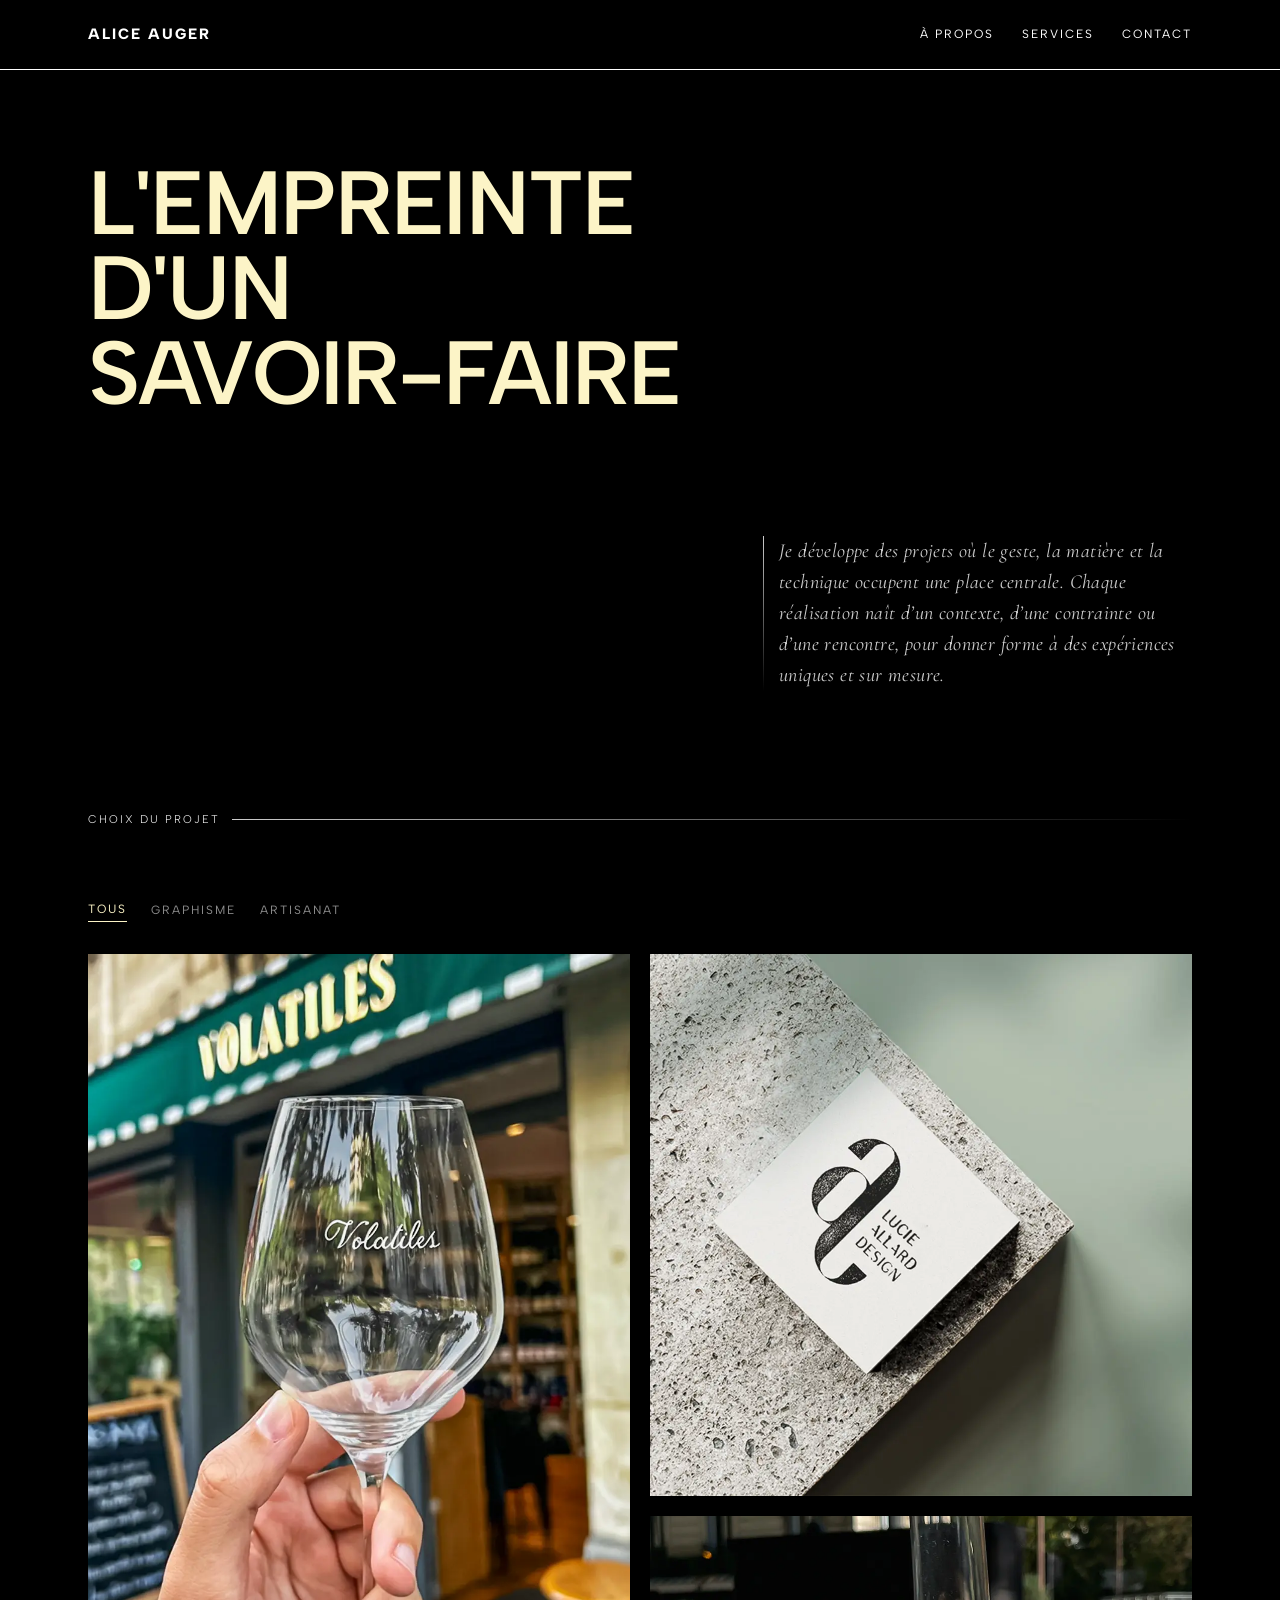
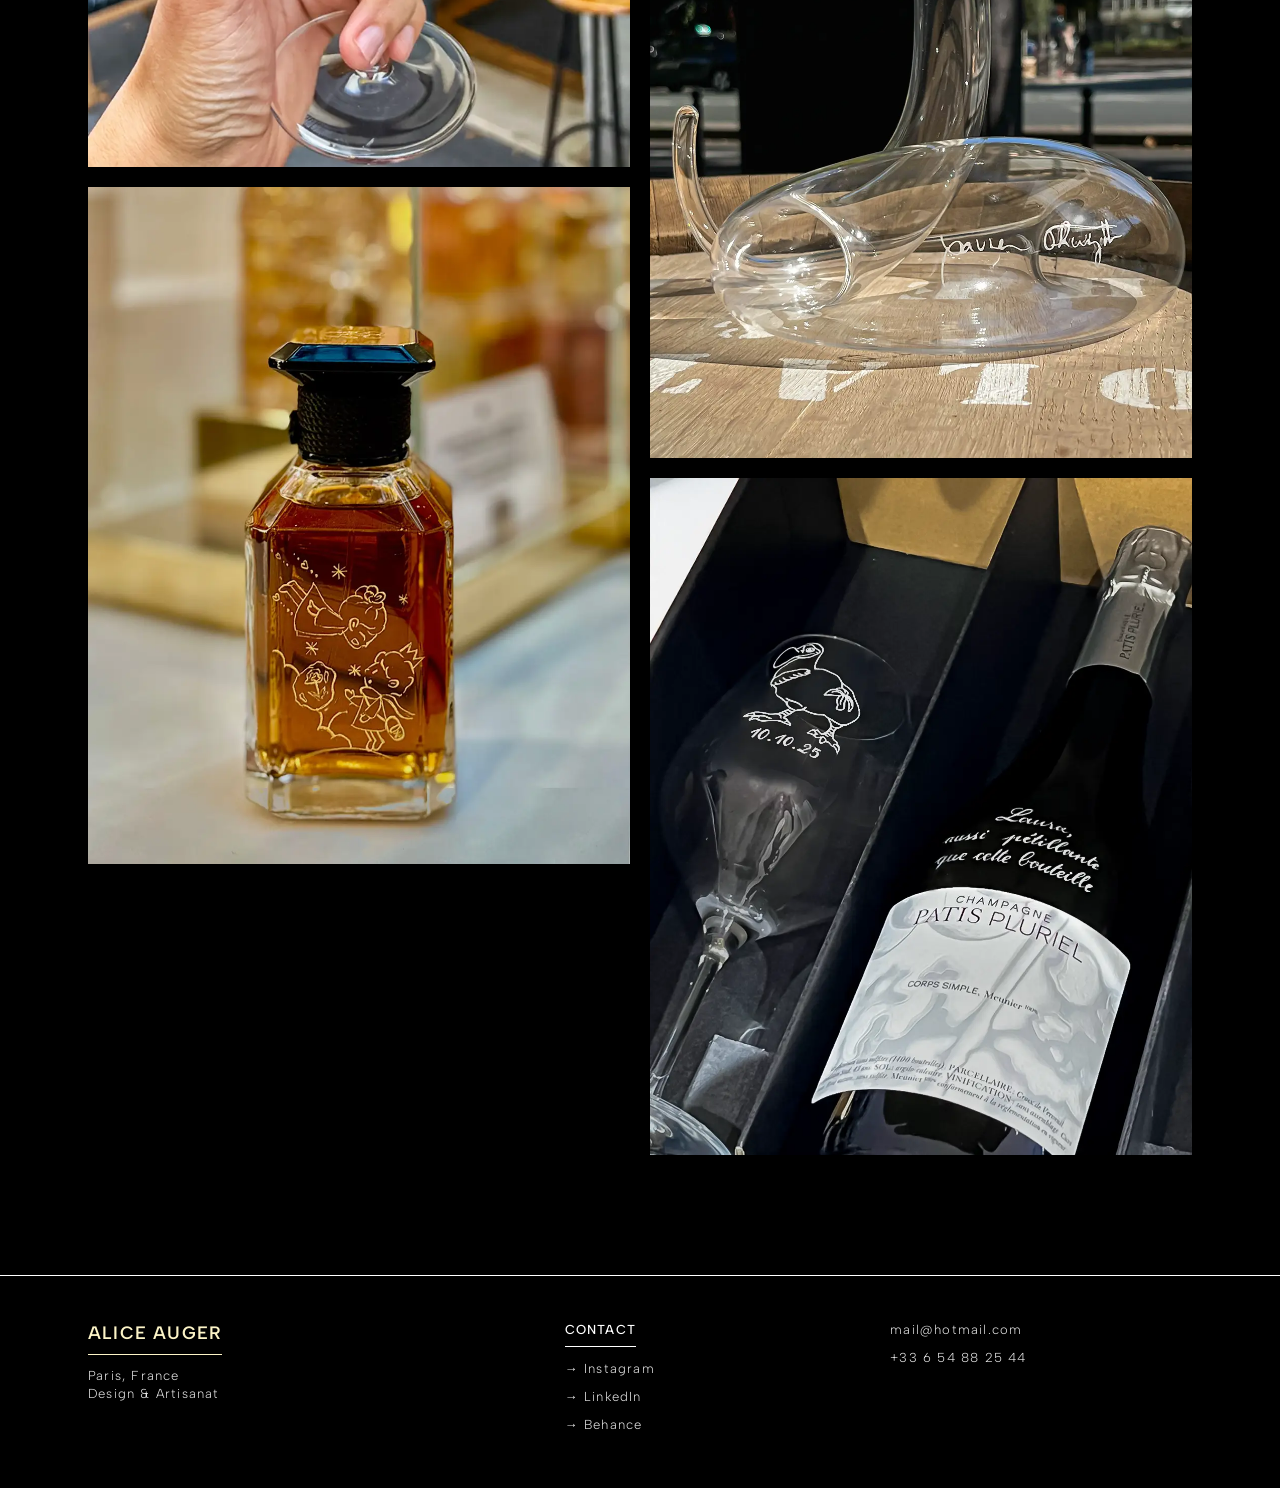
<file: index.html>
<!-- index.html -->
<!DOCTYPE html>
<html lang="fr">
<head>
    <meta charset="UTF-8">
    <meta name="viewport" content="width=device-width, initial-scale=1.0">
    <title>Alice Auger | Portfolio</title>
    <link rel="stylesheet" href="css/style.css">
</head>
<body>
    <div class="progress-bar"></div>
    <header>
        <div class="logo">
            <div class="reveal-mask">
                <a href="index.html" class="reveal-logo">ALICE AUGER</a>
            </div>
        </div>

        <input type="checkbox" id="burger-check">
        <label for="burger-check" class="hamburger" aria-label="Ouvrir le menu">
            <span class="bar"></span>
            <span class="bar"></span>
            <span class="bar"></span>
        </label>

        <nav aria-label="Navigation principale">
            <a href="apropos.html">À PROPOS</a>
            <a href="services.html">SERVICES</a>
            <a href="contact.html">CONTACT</a>
        </nav>
    </header>

    <main>
        <section class="hero">
            <h1 class="hero-title">
                <span class="reveal-mask">
                    <span class="reveal-text">L'empreinte <br>d'un <br>savoir-faire</span>
                </span>
            </h1>
            <div class="hero-details">
                <div class="hero-col-left"></div>
                <div class="hero-col-right">
                    <div class="divider-line2"></div>
                    <div class="reveal-mask">
                        <p class="reveal-text">
                            Je développe des projets où le geste, la matière et la technique occupent une place centrale. Chaque réalisation naît d’un contexte, d’une contrainte ou d’une rencontre, pour donner forme à des expériences uniques et sur mesure.
                        </p>
                    </div>
                </div>
            </div>
            <div class="next-label" id="portfolio">
                <span class="txt-label">Choix du projet</span>
                <div class="divider-line"></div>
            </div>
        </section>

        <section class="gallery">
            <div class="filter-nav">
                <button class="filter-btn active" data-filter="all">Tous</button>
                <button class="filter-btn" data-filter="graphisme">Graphisme</button>
                <button class="filter-btn" data-filter="artisanat">Artisanat</button>
            </div>

<div class="grid-layout">
    <!-- PROJET 1. VOLATILES -->
    <div class="grid-item tall artisanat">
        <a href="projets.html?id=volatiles">
            <img src="image/home/vol-2.webp" loading="lazy" alt="Volatiles">
            <div class="item-overlay">
                <div class="category">
                    <span>Artisanat</span>
                    <div class="divider-line3"></div>
                </div>
                <div>
                    <h3 class="project-name">Volatiles</h3>
                    <span class="project-date">2025-2026</span>
                </div>
            </div>
        </a>
    </div>

    <!-- PROJET 5. LVMH -->
    <div class="grid-item portrait artisanat">
        <a href="projets.html?id=lvmh">
            <img src="image/home/GLH-9.webp" loading="lazy" alt="Animation Gravure">
            <div class="item-overlay">
                <div class="category">
                    <span>Artisanat</span>
                    <div class="divider-line3"></div>
                </div>
                <div>
                    <h3 class="project-name">Partout à Paris</h3>
                    <span class="project-date">depuis 2019</span>
                </div>
            </div>
        </a>
    </div> 

    <!-- PROJET 2. LUCIE ALLARD -->
    <div class="grid-item square graphisme">
        <a href="projets.html?id=lucie-allard">
            <img src="image/home/logo.webp" loading="lazy" alt="Lucie Allard Design">
            <div class="item-overlay">
                <div class="category">
                    <span>Graphisme</span>
                    <div class="divider-line3"></div>
                </div>
                <div>
                    <h3 class="project-name">Lucie Allard</h3>
                    <span class="project-date">2024</span>
                </div>
            </div>
        </a>
    </div>     

    <!-- PROJET 4. THUIZAT -->
    <div class="grid-item square artisanat">
        <a href="projets.html?id=thuizat-carafe">
            <img src="image/home/thuizat.webp" loading="lazy" alt="Gravure Carafe">
            <div class="item-overlay">
                <div class="category">
                    <span>Artisanat</span>
                    <div class="divider-line3"></div>
                </div>
                <div>
                    <h3 class="project-name">Thuizat Carafe</h3>
                    <span class="project-date">2025</span>
                </div>
            </div>
        </a>
    </div>

    <!-- PROJET 3. PERSO -->
    <div class="grid-item portrait artisanat">
        <a href="projets.html?id=perso">
            <img src="image/home/client-illu(3).webp" loading="lazy" alt="Design & Artisanat">
            <div class="item-overlay">
                <div class="category">
                    <span>Artisanat</span>
                    <div class="divider-line3"></div>
                </div>
                <div>
                    <h3 class="project-name">Design & Art</h3>
                    <span class="project-date">depuis 2024</span>
                </div>
            </div>
        </a>
    </div>
</div>    </main>

    <footer>
        <div class="footer-wrap">
            <div class="f-col">
                <div class="f-logo">ALICE AUGER</div>
                <p class="f-sub">Paris, France<br>Design & Artisanat</p>
            </div>
            <div class="f-col">
                <h2 class="f-title">CONTACT</h2>
                <a href="https://instagram.com" target="_blank" rel="noopener">→ Instagram</a>
                <a href="https://linkedin.com" target="_blank" rel="noopener">→ LinkedIn</a>
                <a href="https://behance.net" target="_blank" rel="noopener">→ Behance</a>
            </div>
            <div class="f-col1">
                <p>mail@hotmail.com</p>
                <p>+33 6 54 88 25 44</p>
            </div>
        </div>
    </footer>
    <script src="js/data.js"></script>
    <script src="js/script.js"></script>
</body>
</html>
</file>
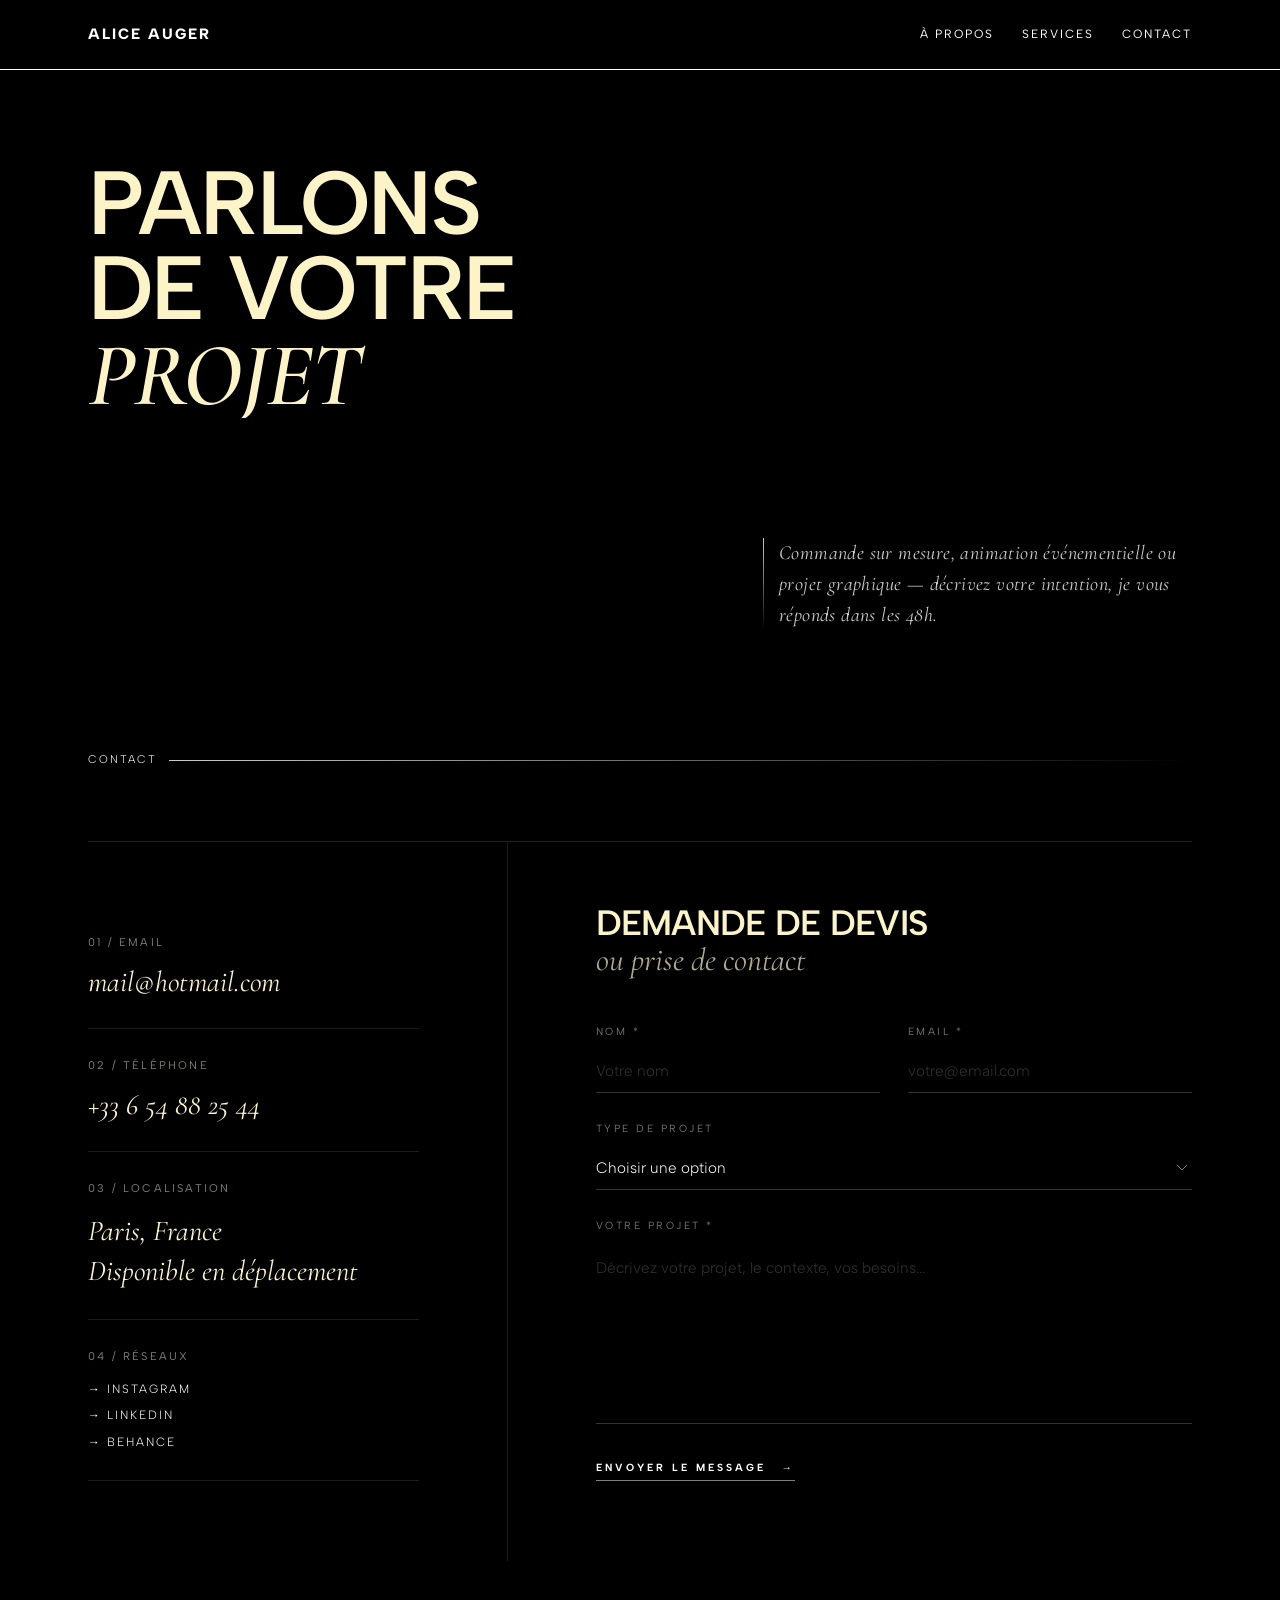
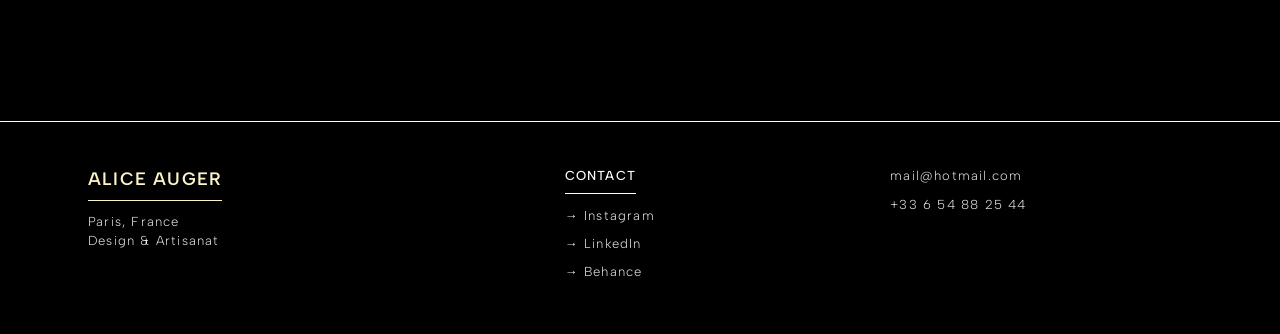
<file: contact.html>
<!DOCTYPE html>
<html lang="fr">

<head>
    <meta charset="UTF-8">
    <meta name="viewport" content="width=device-width, initial-scale=1.0">
    <title>Contact | Alice Auger</title>
    <link rel="stylesheet" href="css/style.css">
    <link rel="stylesheet" href="css/services.css">
</head>

<body>
    <div class="progress-bar"></div>

    <header>
        <div class="logo">
            <div class="reveal-mask">
                <a href="index.html">
                    <div class="reveal-logo">ALICE AUGER</div>
                </a>
            </div>
        </div>

        <input type="checkbox" id="burger-check">
        <label for="burger-check" class="hamburger">
            <span class="bar"></span>
            <span class="bar"></span>
            <span class="bar"></span>
        </label>

        <nav>
            <a href="apropos.html">À PROPOS</a>
            <a href="services.html">SERVICES</a>
            <a href="contact.html">CONTACT</a>
        </nav>
    </header>

    <main>

        <section class="hero">
            <h1 class="hero-title">
                <span class="reveal-mask">
                    <span class="reveal-text">
                        Parlons<br>
                        de votre<br>
                        <span>projet</span>
                    </span>
                </span>
            </h1>

            <div class="hero-details">
                <div></div>
                <div class="hero-col-right">
                    <div class="divider-line2"></div>
                    <div class="reveal-mask">
                        <p class="reveal-text">
                            Commande sur mesure, animation événementielle
                            ou projet graphique — décrivez votre intention,
                            je vous réponds dans les 48h.
                        </p>
                    </div>
                </div>
            </div>

            <div class="next-label">
                <span class="txt-label">CONTACT</span>
                <div class="divider-line"></div>
            </div>
        </section>

        <section class="contact-section">

            <div class="contact-grid">

                <!-- COLONNE GAUCHE : infos -->
                <div class="contact-info">

                    <div class="contact-block">
                        <p class="contact-eyebrow">01 / Email</p>
                        <a href="mailto:mail@hotmail.com" class="contact-link">mail@hotmail.com</a>
                    </div>

                    <div class="contact-block">
                        <p class="contact-eyebrow">02 / Téléphone</p>
                        <a href="tel:+33654882544" class="contact-link">+33 6 54 88 25 44</a>
                    </div>

                    <div class="contact-block">
                        <p class="contact-eyebrow">03 / Localisation</p>
                        <p class="contact-text">Paris, France<br>Disponible en déplacement</p>
                    </div>

                    <div class="contact-block">
                        <p class="contact-eyebrow">04 / Réseaux</p>
                        <div class="contact-socials">
                            <a href="#" class="contact-social-link">→ Instagram</a>
                            <a href="#" class="contact-social-link">→ LinkedIn</a>
                            <a href="#" class="contact-social-link">→ Behance</a>
                        </div>
                    </div>

                </div>

                <!-- COLONNE DROITE : formulaire -->
                <div class="contact-form-wrap">
                    <h2 class="contact-form-title">Demande de devis<br><span>ou prise de contact</span></h2>

                    <form class="contact-form" action="#" method="POST">

                        <div class="form-row">
                            <div class="form-field">
                                <label for="nom">Nom *</label>
                                <input type="text" id="nom" name="nom" placeholder="Votre nom" required>
                            </div>
                            <div class="form-field">
                                <label for="email">Email *</label>
                                <input type="email" id="email" name="email" placeholder="votre@email.com" required>
                            </div>
                        </div>

                        <div class="form-field">
                            <label for="sujet">Type de projet</label>
                            <select id="sujet" name="sujet">
                                <option value="" disabled selected>Choisir une option</option>
                                <option value="commande">Gravure sur mesure — commande</option>
                                <option value="animation">Animation événementielle / boutique</option>
                                <option value="creation">Création graphique & identité visuelle</option>
                                <option value="autre">Autre</option>
                            </select>
                        </div>

                        <div class="form-field">
                            <label for="message">Votre projet *</label>
                            <textarea id="message" name="message" rows="6"
                                placeholder="Décrivez votre projet, le contexte, vos besoins..." required></textarea>
                        </div>

                        <button type="submit" class="form-submit">
                            <span>Envoyer le message</span>
                            <span class="submit-arrow">→</span>
                        </button>

                    </form>
                </div>

            </div>

        </section>

    </main>

    <footer>
        <div class="footer-wrap">
            <div class="f-col">
                <div class="f-logo">ALICE AUGER</div>
                <p class="f-sub">Paris, France<br>Design & Artisanat</p>
            </div>

            <div class="f-col">
                <h2 class="f-title">CONTACT</h2>
                <a href="#">→ Instagram</a>
                <a href="#">→ LinkedIn</a>
                <a href="#">→ Behance</a>
            </div>

            <div class="f-col1">
                <p>mail@hotmail.com</p>
                <p>+33 6 54 88 25 44</p>
            </div>
        </div>
    </footer>

    <script src="js/script.js"></script>
</body>

</html>
</file>
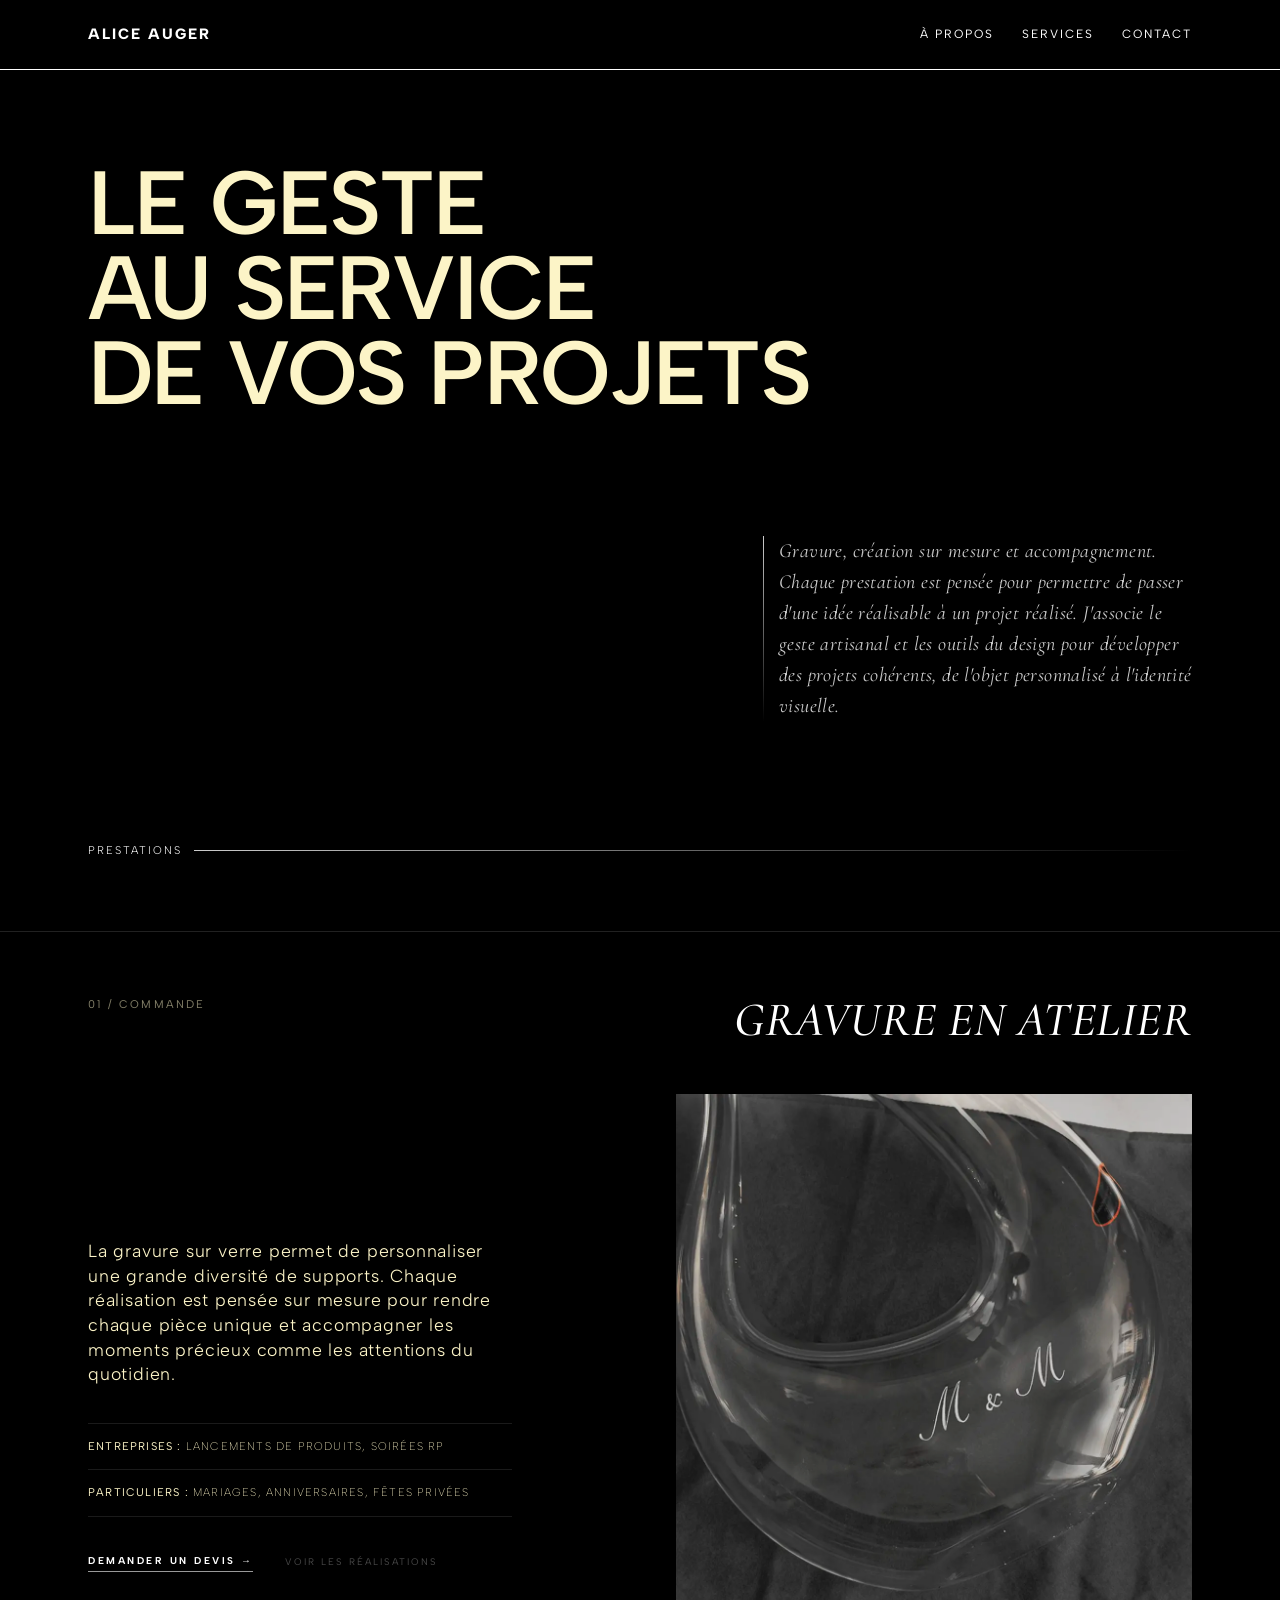
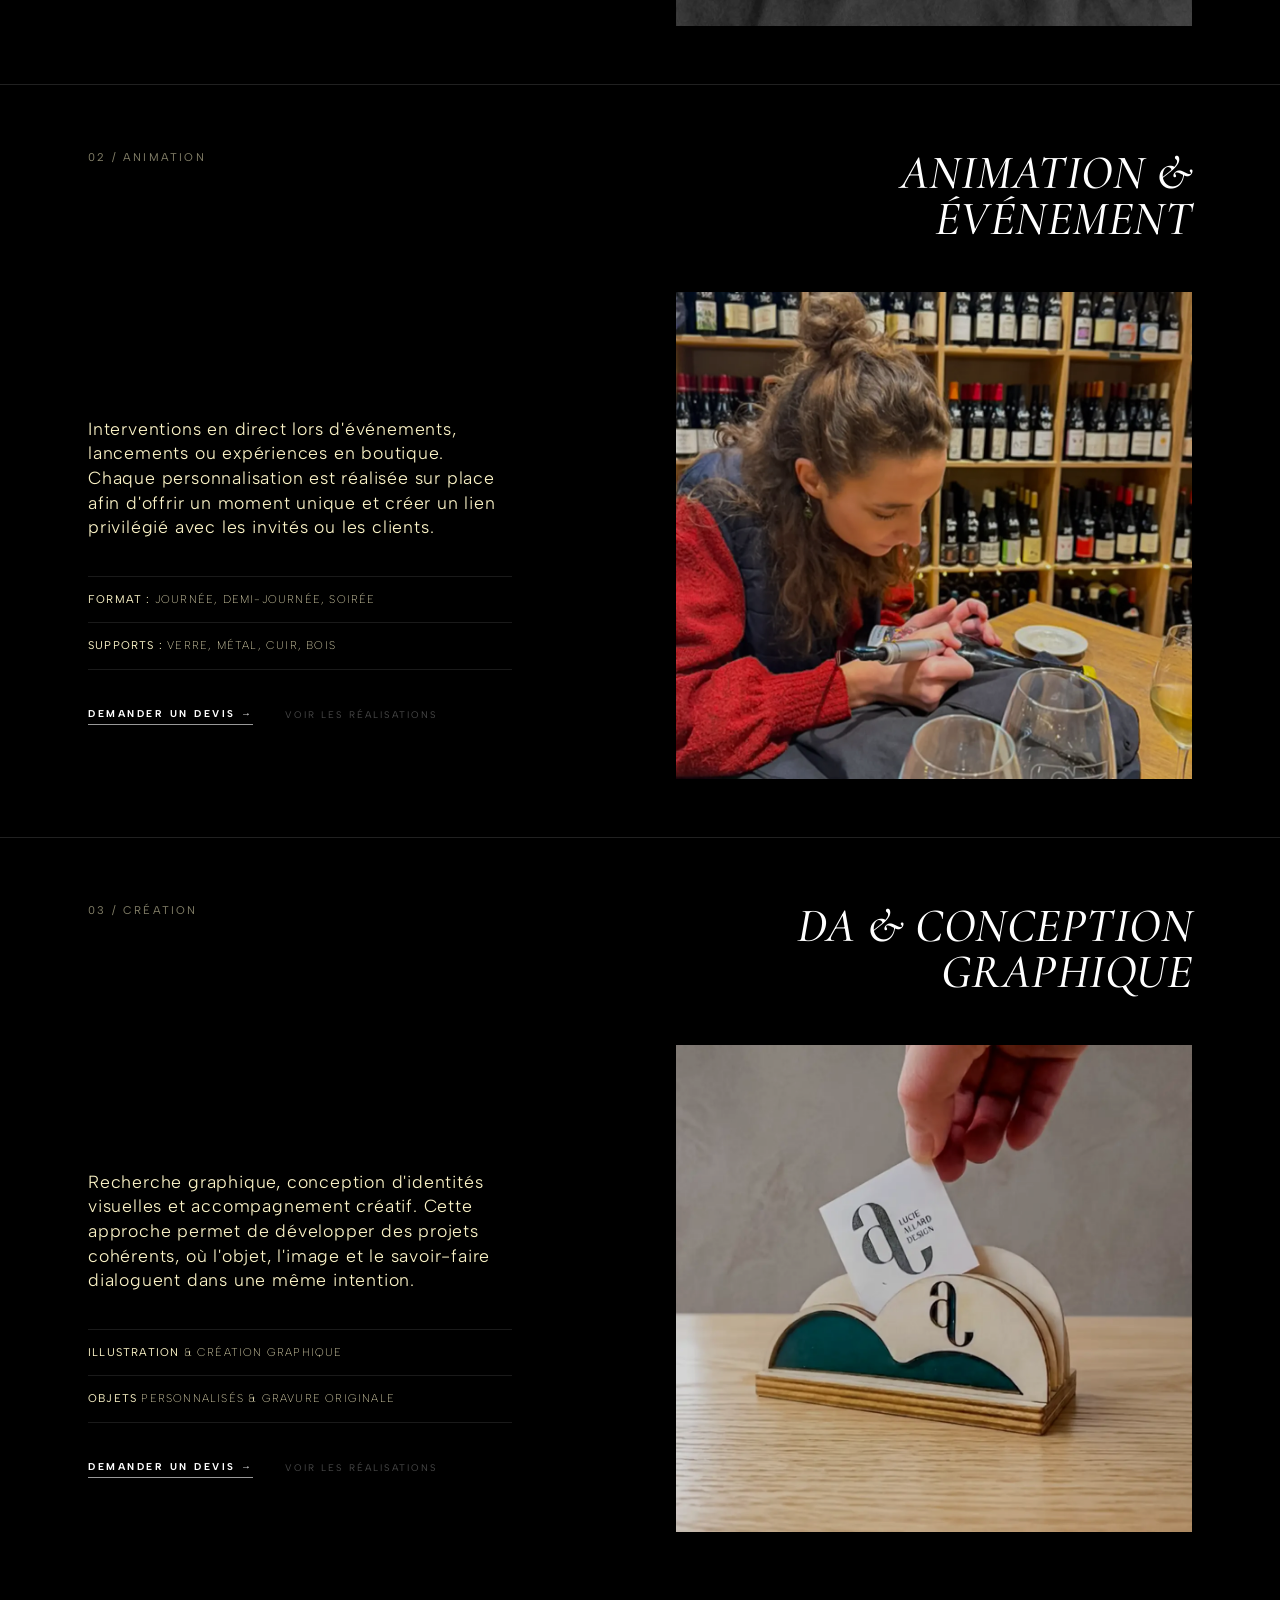
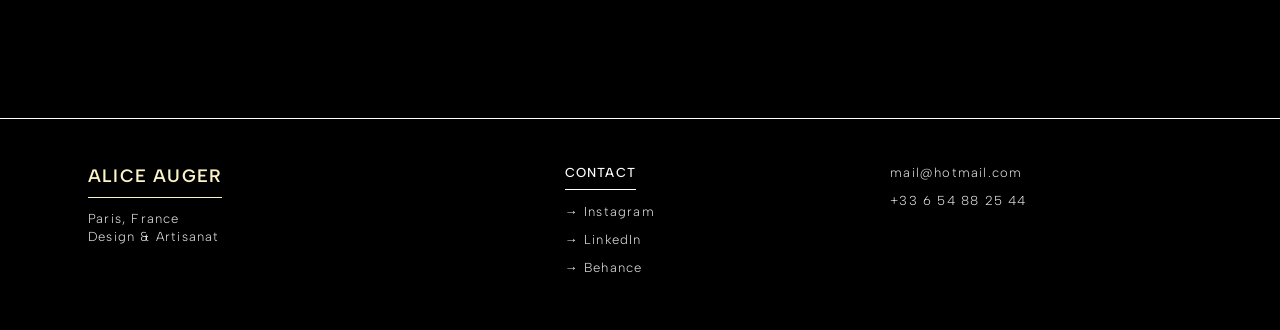
<file: services.html>
<!DOCTYPE html>
<html lang="fr">

<head>
    <meta charset="UTF-8">
    <meta name="viewport" content="width=device-width, initial-scale=1.0">
    <title>Services | Alice Auger</title>
    <link rel="stylesheet" href="css/style.css">
    <link rel="stylesheet" href="css/projets.css">
    <link rel="stylesheet" href="css/services.css">
</head>

<body>
    <div class="progress-bar"></div>
    <header>
        <div class="logo">
            <div class="reveal-mask">
                <a href="index.html">
                    <div class="reveal-logo">ALICE AUGER</div>
                </a>
            </div>
        </div>

        <input type="checkbox" id="burger-check">
        <label for="burger-check" class="hamburger">
            <span class="bar"></span>
            <span class="bar"></span>
            <span class="bar"></span>
        </label>

        <nav>
             <a href="apropos.html">À PROPOS</a>
            <a href="services.html">SERVICES</a>
            <a href="contact.html">CONTACT</a>
        </nav>
    </header>

    <main>

        <section class="hero">
            <h1 class="hero-title">
                <span class="reveal-mask">
                    <span class="reveal-text">
                        Le geste <br>
                        au service <br>
                        de vos projets
                    </span>
                </span>
            </h1>

            <div class="hero-details">
                <div></div>
                <div class="hero-col-right">
                    <div class="divider-line2"></div>
                    <div class="reveal-mask">
                        <p class="reveal-text">
                            Gravure, création sur mesure et accompagnement.
                            Chaque prestation est pensée pour permettre de passer d'une idée réalisable à un projet
                            réalisé.
                            J'associe le geste artisanal et les outils du design pour développer des projets cohérents,
                            de l'objet personnalisé à l'identité visuelle.
                        </p>
                    </div>
                </div>
            </div>

            <div class="next-label">
                <span class="txt-label">PRESTATIONS</span>
                <div class="divider-line"></div>
            </div>
        </section>

        <section class="services-section">

            <!-- 01 -->
            <article class="service-block">
                <div class="service-left">
                    <p class="service-eyebrow">01 / Commande</p>
                    <div class="service-spacer"></div>
                    <div class="service-body">
                        <p class="service-desc">
                            La gravure sur verre permet de personnaliser une grande diversité de supports.

                            
                             
                            
                            Chaque réalisation est pensée sur mesure pour rendre chaque pièce unique
                            et accompagner les moments précieux comme les attentions du quotidien.


                        </p>
                        <ul class="service-tags">
                            <li><strong>Entreprises :</strong> lancements de produits, soirées RP</li>
                            <li><strong>Particuliers :</strong> mariages, anniversaires, fêtes privées</li>
                        </ul>
                        <div class="service-ctas">
                            <a href="contact.html" class="cta-primary">Demander un devis →</a>
                            <a href="#" class="cta-secondary">Voir les réalisations</a>
                        </div>
                    </div>
                </div>
                <div class="service-right">
                    <h2 class="service-title">Gravure en atelier</h2>
                    <div class="service-image">
                        <img src="image/nav/carafe-MM.webp" alt="Gravure en atelier">
                    </div>
                </div>
            </article>

            <!-- 02 -->
            <article class="service-block">
                <div class="service-left">
                    <p class="service-eyebrow">02 / Animation</p>
                    <div class="service-spacer"></div>
                    <div class="service-body">
                        <p class="service-desc">
                            Interventions en direct lors d'événements, lancements ou expériences en boutique.
                            Chaque personnalisation est réalisée sur place afin d'offrir un moment unique et créer un
                            lien privilégié avec les invités ou les clients.
                        </p>
                        <ul class="service-tags">
                            <li><strong>Format :</strong> journée, demi-journée, soirée</li>
                            <li><strong>Supports :</strong> verre, métal, cuir, bois</li>
                        </ul>
                        <div class="service-ctas">
                            <a href="contact.html" class="cta-primary">Demander un devis →</a>
                            <a href="#" class="cta-secondary">Voir les réalisations</a>
                        </div>
                    </div>
                </div>
                <div class="service-right">
                    <h2 class="service-title">Animation & événement</h2>
                    <div class="service-image">
                        <img src="image/nav/noel-5.webp" alt="Animation événementielle">
                    </div>
                </div>
            </article>

            <!-- 03 -->
            <article class="service-block">
                <div class="service-left">
                    <p class="service-eyebrow">03 / Création</p>
                    <div class="service-spacer"></div>
                    <div class="service-body">
                        <p class="service-desc">
                            Recherche graphique, conception d'identités visuelles et accompagnement créatif.
                            Cette approche permet de développer des projets cohérents, où l'objet, l'image et le
                            savoir-faire dialoguent dans une même intention.
                        </p>
                        <ul class="service-tags">
                            <li><strong>Illustration</strong> & création graphique</li>
                            <li><strong>Objets</strong> personnalisés & gravure originale</li>
                        </ul>
                        <div class="service-ctas">
                            <a href="contact.html" class="cta-primary">Demander un devis →</a>
                            <a href="#" class="cta-secondary">Voir les réalisations</a>
                        </div>
                    </div>
                </div>
                <div class="service-right">
                    <h2 class="service-title"> DA & CONCEPTION GRAPHIQUE</h2>
                    <div class="service-image">
                        <img src="image/nav/lucie-2.webp" alt="Design et création">
                    </div>
                </div>
            </article>



        </section>

    </main>

    <footer>
        <div class="footer-wrap">
            <div class="f-col">
                <div class="f-logo">ALICE AUGER</div>
                <p class="f-sub">Paris, France<br>Design & Artisanat</p>
            </div>

            <div class="f-col">
                <h2 class="f-title">CONTACT</h2>
                <a href="#">→ Instagram</a>
                <a href="#">→ LinkedIn</a>
                <a href="#">→ Behance</a>
            </div>

            <div class="f-col1">
                <p>mail@hotmail.com</p>
                <p>+33 6 54 88 25 44</p>
            </div>
        </div>
    </footer>

    <script src="js/data.js"></script>
    <script src="js/script.js"></script>
    <script src="js/projet-manager.js"></script>
</body>

</html>
</file>
<file: css/style.css>
/* ==========================================================================
   --------------- POLICES-------------
   ========================================================================== */
@font-face {
    font-family: 'Albert Sans';
    src: url('../font/AlbertSans-VariableFont_wght.ttf') format('truetype');
    font-weight: 100 900;
    font-style: normal;
    font-display: swap
}

@font-face {
    font-family: 'Albert Sans';
    src: url('../font/AlbertSans-Italic-VariableFont_wght.ttf') format('truetype');
    font-weight: 100 900;
    font-style: italic;
    font-display: swap
}

@font-face {
    font-family: 'Cormorant Garamond';
    src: url('../font/CormorantGaramond-VariableFont_wght.ttf') format('truetype');
    font-weight: 100 900;
    font-style: normal;
    font-display: swap
}

@font-face {
    font-family: 'Cormorant Garamond';
    src: url('../font/CormorantGaramond-Italic-VariableFont_wght.ttf') format('truetype');
    font-weight: 100 900;
    font-style: italic;
    font-display: swap
}

/* ==========================================================================
   --------------- VARIABLES ------------- 
   ========================================================================== */
:root {
    --bg-color: #0a0a0a;
    --black: #000000;
    --white: #FFFFFF;
    --text-color: #FCF4C7;
    --hover-color: #868686;
    --border-color: rgba(255, 255, 255, 1);

    --line: linear-gradient(to right, rgba(255, 255, 255, 0.8), transparent);
    --line1: linear-gradient(to left, rgba(0, 0, 0, 0.8), transparent);
    --line2: linear-gradient(to bottom, rgba(255, 255, 255, 0.8), transparent);

    --font-serif: 'Cormorant Garamond';
    --font-sans: 'Albert Sans';

    --pad-sm: 22px;
    --pad-md: 48px;
    --pad-lg: 88px;
    --container: 1200px;

    --fs-h1: clamp(2.4rem, 7vw, 5.6rem);
    --fs-h2: clamp(1.05rem, 1.6vw, 1.25rem);
    --fs-body: clamp(0.95rem, 0.9vw, 1.05rem);
    --fs-meta: clamp(0.75rem, 0.7vw, 0.9rem);
    --proj-h1: clamp(3rem, 6vw, 4.6rem);
    --proj-meta: clamp(0.6rem, 1vw, 0.8rem);
}

/* ==========================================================================
   --------------- STRUCTURE (BASE MOBILE-FIRST) ------------- 
   ========================================================================== */
* {
    margin: 0;
    padding: 0;
    box-sizing: border-box;
}

html {
    scroll-behavior: smooth;
    -webkit-text-size-adjust: 100%;

}

body {
    background-color: var(--black);
    color: var(--white);
    font-family: var(--font-sans);
    font-size: var(--fs-body);
    line-height: 1.55;
    overflow-x: hidden;
}

a,
button {
    text-decoration: none;
    background: none;
    border: none;
    color: inherit;
    font: inherit;
}

img,
picture,
video {
    display: block;
    max-width: 100%;
}

.progress-bar {
    position: fixed;
    top: 70px;
    left: 0;
    width: 0%;
    height: 4px;
    background-color: var(--text-color);
    opacity: 0.9;
    z-index: 9999;
}

.container {
    max-width: var(--container);
    margin-inline: auto;
}

.page-pad {
    padding-inline: var(--pad-sm);
}

@media (min-width: 768px) {
    .page-pad {
        padding-inline: var(--pad-md);
    }
}

@media (min-width: 1280px) {
    .page-pad {
        padding-inline: var(--pad-lg);
    }
}

/* ==========================================================================
   --------------- 0. SECTION HEADER (MOBILE-FIRST) ------------- 
   ========================================================================== */
header {
    position: fixed;
    top: 0;
    width: 100%;
    height: 70px;
    padding: 0 var(--pad-sm);
    display: flex;
    justify-content: space-between;
    align-items: center;
    border-bottom: 1px solid white;
    z-index: 1000;
    background: var(--black);
}

.logo {
    font-weight: 800;
    font-size: 15px;
    letter-spacing: 2px;
}

.reveal-logo {
    display: inline-block;
    opacity: 0;
    transform: translateY(-8px);

    animation: revealLogo 1s cubic-bezier(0.25, 1, 0.5, 1) forwards;
    animation-delay: 0.2s;

    will-change: transform, opacity;
}

@keyframes revealLogo {
    from {
        opacity: 0;
        transform: translateY(-8px);
    }

    to {
        opacity: 1;
        transform: translateY(0);
    }
}

/* Style de base de la Navigation : Écran Mobile */
header nav {
    position: fixed;
    top: 0;
    left: 0;
    width: 100%;
    height: 70px;
    background: var(--black);

    display: flex;
    align-items: center;
    justify-content: flex-end;

    padding-right: 70px;
    gap: 20px;

    clip-path: ellipse(0% 150% at 100% 50%);
    overflow: hidden;

    transition: clip-path 0.8s cubic-bezier(0.65, 0, 0.35, 1);

    z-index: 1050;
    pointer-events: none;
}

header nav a {
    color: var(--white);
    text-decoration: none;
    font-size: 10px;
    letter-spacing: 1px;
    font-weight: 400;
    margin-left: 0;
    padding-right: 10px;
    display: inline-block;
    opacity: 0;
    will-change: transform, opacity;
    transform: translateY(-8px);
    animation: revealNAV 1s cubic-bezier(0.25, 1, 0.5, 1) forwards;
    animation-delay: 0.2s;
}

header nav a:nth-child(1) {
    animation-delay: 0.4s;
}

header nav a:nth-child(2) {
    animation-delay: 0.5s;
}

header nav a:nth-child(3) {
    animation-delay: 0.6s;
}

@keyframes revealNAV {
    from {
        opacity: 0;
        transform: translateY(-8px);
    }

    to {
        opacity: 1;
        transform: translateY(0);
    }
}

nav a:hover {
    color: var(--text-color);
    font-weight: 600;
}

/* Menu Burger Mobile obligatoire */
#burger-check,
.hamburger {
    display: none;
}

.hamburger {
    display: flex;
    flex-direction: column;
    justify-content: space-between;
    width: 24px;
    height: 13px;
    cursor: pointer;
    z-index: 1100;
    position: relative;
}

.bar {
    width: 100%;
    height: 1px;
    background-color: var(--white);
    transition: all 0.4s ease;
}

#burger-check:checked~nav {
    clip-path: ellipse(150% 150% at 100% 50%);
    pointer-events: auto;
}

#burger-check:checked~.hamburger .bar:nth-child(1) {
    transform: translateY(8px) rotate(45deg);
}

#burger-check:checked~.hamburger .bar:nth-child(2) {
    opacity: 0;
}

#burger-check:checked~.hamburger .bar:nth-child(3) {
    transform: translateY(-9px) rotate(-45deg);
}

/* --- ADAPTATION DESKTOP POUR LE HEADER --- */
@media (min-width: 768px) {
    header {
        padding: 0 var(--pad-md);
    }

    .hamburger,
    #burger-check {
        display: none !important;
    }

    header nav {
        position: static;
        width: auto;
        height: auto;
        background: transparent;
        display: flex;
        padding-right: 0;
        gap: 0;
        clip-path: none;
        pointer-events: auto;
    }

    header nav a {
        font-size: 12px;
        margin-left: 28px;
        letter-spacing: 2px;
        padding-right: 0;
        transform: none;

    }
}

@media (min-width: 1024px) {
    nav a {
        margin-left: 45px;
    }
}

@media (min-width: 1280px) {
    header {
        padding: 0 var(--pad-lg);
    }
}

/* ==========================================================================
   --------------- 1. SECTION HERO ------------- 
   ========================================================================== */
.reveal-mask {
    overflow: hidden;
    display: block;
}

.reveal-text {
    display: inline-block;
    opacity: 0;
    transform: translateX(44px);
    animation: revealUp 1.9s cubic-bezier(0.25, 1, 0.5, 1) forwards;
    will-change: transform, opacity;
}

@keyframes revealUp {
    0% {
        opacity: 0;
        transform: translateX(44px);
    }

    100% {
        opacity: 1;
        transform: translateX(0);
    }
}


.hero {
    padding: 120px var(--pad-sm) 48px;
}


h1.hero-title .reveal-text {
    font-family: var(--font-sans);
    font-size: var(--fs-h1);
    line-height: 0.95;
    letter-spacing: -0.02em;
    font-weight: 600;
    text-transform: uppercase;
    color: var(--text-color);
    font-style: normal;
}

.hero-title span {
    font-family: var(--font-serif);
    font-style: italic;
}

.hero-details {
    display: grid;
    grid-template-columns: 1fr;
    gap: 32px;
    margin-top: 72px;
    margin-bottom: 72px;
}

.hero-col-right {
    position: relative;
}

.hero-col-right p {
    position: relative;
    padding-left: 16px;
    width: 100%;
    font-size: var(--fs-h2);
    letter-spacing: 0.02em;
    color: rgba(255, 255, 255, 0.8);
    font-style: italic;
    font-weight: 400;
    line-height: 1.55;
    letter-spacing: 0, 2px;
    font-family: var(--font-serif);
    margin-bottom: 0;
}

.divider-line {
    width: 0;
    height: 1px;
    background: var(--line);

    animation: extendLine 1.8s cubic-bezier(0.25, 1, 0.5, 1) forwards;
    animation-delay: 0.15s;

    will-change: width;
}

@keyframes extendLine {
    to {
        width: 100%;
    }
}

.divider-line2 {
    content: "";
    position: absolute;
    left: 0;
    top: 0;

    width: 1px;
    height: 0;

    background: var(--line2);

    animation: extendVertical 1.8s cubic-bezier(0.25, 1, 0.5, 1) forwards;
    animation-delay: 0.3s;

    will-change: height;

    z-index: 5;
}

@keyframes extendVertical {
    to {
        height: 100%;
    }
}

.next-label {
    display: flex;
    align-items: center;
    gap: 12px;
}

.txt-label {
    font-family: var(--font-sans);
    font-size: clamp(0.6rem, 1.2vw, 0.7rem);
    font-weight: 300;
    letter-spacing: 2px;
    color: var(--white);
    white-space: nowrap;
    text-transform: uppercase;
}

/* --- ADAPTATION DESKTOP POUR HERO --- */
@media (min-width: 768px) {
    .hero {
        padding: 140px var(--pad-md) 60px;
    }

    .hero-details {
        grid-template-columns: 1.2fr 0.8fr;
        margin-top: 96px;
        margin-bottom: 96px;
    }
}

@media (min-width: 1280px) {
    .hero {
        padding: 160px var(--pad-lg) 72px;
    }

    .hero-details {
        margin-top: 120px;
        margin-bottom: 120px;
    }
}

/* ==========================================================================
   --------------- 2. SECTION GALLERY ------------- 
   ========================================================================== */
.gallery {
    padding: 0 var(--pad-sm);
    margin-bottom: 120px;
    max-width: 1600px;
    margin-inline: auto;
}

.filter-nav {
    opacity: 0;
    transform: translateY(10px);

    transition:
        opacity 0.8s cubic-bezier(0.25, 1, 0.5, 1),
        transform 0.8s cubic-bezier(0.25, 1, 0.5, 1);
    margin-bottom: 32px;
    display: flex;
    flex-wrap: wrap;
    gap: 24px;
}

.filter-nav.is-visible {
    opacity: 1;
    transform: translateY(0);
}

.filter-btn {
    color: var(--white);
    font-family: var(--font-sans);
    font-size: 12px;
    opacity: 0.55;
    transition: 0.2s;
    cursor: pointer;
    text-transform: uppercase;
    letter-spacing: 2px;
}

.filter-btn:hover {
    opacity: 1;
    color: var(--text-color);
}

.filter-btn.active {
    opacity: 1;
    border-bottom: 1px solid var(--text-color);
    color: var(--text-color);
    padding-bottom: 2px;
}

.grid-layout {
    display: block; /* Supprime le grid-template qui bloquait tout */
    column-count: 1; /* 1 colonne par défaut sur mobile */
    column-gap: 20px; /* Espace horizontal entre vos colonnes */
    width: 100%;
}

.grid-item {
    position: relative;
    overflow: hidden;
    width: 100%;
    cursor: pointer;
    break-inside: avoid;
    opacity: 0;
    transform: translateY(12px);
margin-bottom: 20px; /* Espace vertical entre les cartes projets */
    transition:
        opacity 0.9s cubic-bezier(0.25, 1, 0.5, 1),
        transform 0.9s cubic-bezier(0.25, 1, 0.5, 1);
    display: block;

}
/* Par défaut sur mobile, on peut garder un aspect assez homogène pour la lisibilité */
.grid-item.tall img {
    aspect-ratio: 4 / 5;
}
.grid-item.portrait img {
    aspect-ratio: 4 / 5;
}
.grid-item.square img {
    aspect-ratio: 1 / 1;
}
.grid-item.wide img {
    aspect-ratio: 16 / 10; /* Un peu plus horizontal */
}

.grid-item img {
width: 100%;
    height: 100%; /* Important : pour remplir le container du ratio */
    object-fit: cover; /* Recadre proprement sans déformer l'image */
    display: block;
    transition: transform 0.8s cubic-bezier(0.22, 1, 0.36, 1),
        filter 0.8s cubic-bezier(0.22, 1, 0.36, 1);
}

.grid-item a {
    display: block;
    width: 100%;
    height: auto;

}

/* --- ADAPTATION DESKTOP POUR LA GALERIE --- */
@media (min-width: 768px) {
    .gallery {
        padding: 0 var(--pad-lg);
    }

    /* On utilise un système à deux colonnes équilibrées au lieu de l'auto-fit instable */
    .grid-layout {
        column-count: 2;
        /* Passage automatique à 2 colonnes asymétriques */
        gap: 17px;
    }

.grid-item {
        margin-bottom: 17px; /* Aligne l'espace vertical avec le column-gap */
    }

/* Format ultra élancé (comme les visuels de votre page projet) */
    .grid-item.tall img {
        aspect-ratio: 6 / 9; 
    }

    /* Portrait classique et élégant */
    .grid-item.portrait img {
        aspect-ratio: 4 / 5;
    }

    /* Bloc carré stable */
    .grid-item.square img {
        aspect-ratio: 1 / 1;
    }

    /* Bloc panoramique horizontal qui va forcer le projet suivant à remonter très haut */
    .grid-item.wide img {
        aspect-ratio:4 / 3;
    }
}

@media (min-width: 1024px) {
    .grid-layout {
        column-gap: 20px;
    }

    .grid-item {
        margin-bottom: 20px;
    }

    .gallery {
        padding: 0 var(--pad-lg);
    }

}

@media (min-width: 1280px) {}

.grid-item.is-visible {
    opacity: 1 !important;
    transform: translateY(0) !important;
    pointer-events: auto;
}

.grid-item.filtering-out {
    display: none !important;
}

.grid-item.hidden {
    display: none;
}

.grid-item:nth-child(1) {
    transition-delay: 0.1s;
}

.grid-item:nth-child(2) {
    transition-delay: 0.15s;
}

.grid-item:nth-child(3) {
    transition-delay: 0.2s;
}

/* ==========================================================================
   PERFECTIONNEMENT DE L'OVERLAY DE LA GALERIE D'ACCUEIL
   ========================================================================== */
.item-overlay {
    position: absolute;
    inset: 0;
    background: linear-gradient(to top, rgba(0, 0, 0, 0.85) 0%, rgba(0, 0, 0, 0.2) 50%, rgba(0, 0, 0, 0.4) 100%);
    display: flex;
    flex-direction: column;
    justify-content: space-between;
    padding: 24px;
    z-index: 2;
    pointer-events: none; /* Évite d'interférer avec le clic du lien <a> */
    
    /* Cache par défaut pour l'effet Hover fluide sur Desktop */
    opacity: 0;
    transition: opacity 0.5s cubic-bezier(0.25, 1, 0.5, 1);
}

.divider-line3 {
    background: var(--line);
    width: 24px;
    height: 1px;
}

.category {
    font-size: 10px;
    font-family: var(--font-sans);
    letter-spacing: 2px;
    font-weight: 400;
    text-transform: uppercase;
    display: flex;
    align-items: center;
    gap: 8px;
    color: var(--text-color); /* Rappel de la teinte dorée / crème fine */
}

.project-name {
    font-family: var(--font-sans);
    font-size: clamp(1.2rem, 2vw, 1.8rem);
    font-weight: 500;
    text-transform: uppercase;
    letter-spacing: 1px;
    color: var(--white);
    margin-bottom: 4px;
}

.project-date {
    font-family: var(--font-sans); /* Passage en Sans-Serif pour le mobile */
    font-weight: 300;
    font-size: 10px; /* Légèrement réhaussé pour le mobile */
    letter-spacing: 1.5px;
    text-transform: uppercase; /* Donne un côté plus propre et moderne */
    color: rgba(255, 255, 255, 0.55); /* Un blanc semi-transparent beaucoup plus lumineux que le gris actuel */
    display: block;
    margin-top: 2px;
}

/* Effets au survol exclusifs aux ordinateurs */
@media (hover: hover) and (min-width: 1025px) {
    .grid-item img {
        transition: transform 0.8s cubic-bezier(0.25, 1, 0.5, 1), filter 0.8s ease;
    }

    .grid-item:hover img {
        transform: scale(1.03);
    }

    .grid-item:hover .item-overlay {
        opacity: 1;
    }
}

/* Sécurité et lisibilité automatique pour les écrans tactiles & mobiles */
@media (max-width: 1024px), (hover: none) {
    .item-overlay {
        opacity: 1; /* Reste visible en permanence sur smartphone pour éviter de perdre l'info */
        background: linear-gradient(to top, rgba(0, 0, 0, 0.8) 0%, rgba(0, 0, 0, 0) 70%);
        padding: 20px;
    }
    .project-name {
        font-size: 1.1rem;
    }
}

/* ==========================================================================
   --------------- 3. SECTION FOOTER ------------- 
   ========================================================================== */
footer {
    border-top: 1px solid white;
    padding: 16px var(--pad-sm);
}

.footer-wrap {
    display: grid;
    grid-template-columns: 1fr;
    gap: 24px;
    padding: 20px 0;
    letter-spacing: 1.2px;
}

.f-logo {
    font-size: 18px;
    font-weight: 600;
    margin-bottom: 12px;
    width: fit-content;
    color: var(--text-color);
    border-bottom: 1px solid var(--text-color);
    padding-bottom: 6px;
}

.f-col a {
    color: white;
    text-decoration: none;
    transition: 0.3s;
}

.f-col1 {
    margin-top: 0;
    margin-bottom: 0;
}

.f-sub {
    line-height: 1.4;
}

.f-title {
    font-size: 13px;
    font-weight: 500;
    margin-bottom: 12px;
    width: fit-content;
    color: var(--white);
    border-bottom: 1px solid var(--white);
    padding-bottom: 6px;
}

.footer-wrap a,
.footer-wrap p {
    color: var(--white);
    text-decoration: none;
    font-size: 13px;
    margin-bottom: 8px;
    display: block;
    font-weight: 300;
    opacity: 0.9;
}

/* --- ADAPTATION DESKTOP POUR LE FOOTER --- */
@media (min-width: 768px) {
    footer {
        padding: 20px var(--pad-md);
    }

    .footer-wrap {
        grid-template-columns: 1.5fr 1fr 1fr;
    }
}

@media (min-width: 1280px) {
    footer {
        padding: 24px var(--pad-lg);
    }
}

@media (hover: hover) {
    .f-col a:hover {
        opacity: 0.7;
        transform: translateX(2px);
    }
}

/* ==========================================================================
   --------------- LOGIQUE TAXTILE / NO-HOVER ------------- 
   ========================================================================== */
@media (hover: none) {

    .grid-item:hover img,
    .project-item:hover img {
        transform: none !important;
        opacity: 1 !important;
        filter: none !important;
    }

    .grid-item .item-overlay {
        opacity: 1 !important;
    }

    .next-project-link:hover .next-image-container {
        transform: translate(-50%, -50%) translateX(0) !important;
        opacity: 1 !important;
    }
}
</file>
<file: css/services.css>
/*=========================
SERVICES
=========================*/

.services-section {
    padding: 0;
    margin-bottom: 160px;
}

.service-block {
    border-top: 1px solid rgba(255,255,255,.13);
    display: grid;
    grid-template-columns: 1fr;
    gap: 48px;
    padding: 56px var(--pad-sm) 72px;
}

/* === COLONNE GAUCHE === */
.service-left {
    display: flex;
    flex-direction: column;
    gap: 0;
}

.service-eyebrow {
    font-size: 0.7rem;
    letter-spacing: 2.2px;
    text-transform: uppercase;
      color: #fcf4c786;
    font-weight: 400;
    margin-bottom: 0;
}

.service-spacer {
    flex: 1;
    min-height: 60px;
}

.service-body {
    display: flex;
    flex-direction: column;
    gap: 36px;
}

.service-desc {
    font-family: var(--font-sans);
    font-size: 1.1rem;
    letter-spacing: 0.8px;
      color: var(--text-color);
    line-height: 1.4;
    max-width: 480px;
    font-weight: 340;
}

.service-tags {
    list-style: none;
    display: flex;
    flex-direction: column;
    gap: 0;
    border-top: 1px solid rgba(255,255,255,.1);
}

.service-tags li {
    font-size: .7rem;
    letter-spacing: 1.2px;
    text-transform: uppercase;
    padding: 14px 0;
    border-bottom: 1px solid rgba(255,255,255,.1);
    color: var(--text-color);
    font-weight: 200;
}

.service-tags li strong {
    color: var(--text-color);
    font-weight: 400;
}

.service-ctas {
    display: flex;
    align-items: center;
    gap: 32px;
}

.cta-primary {
    font-size: .62rem;
    letter-spacing: 2.5px;
    text-transform: uppercase;
    color: #fff;
    text-decoration: none;
    border-bottom: 1px solid rgba(255,255,255,.6);
    padding-bottom: 3px;
    font-weight: 700;
    transition: border-color .2s;
}

.cta-primary:hover { border-color: #fff; }

.cta-secondary {
    font-size: .6rem;
    letter-spacing: 2px;
    text-transform: uppercase;
    color: rgba(255,255,255,.28);
    text-decoration: none;
    transition: color .2s;
}

.cta-secondary:hover { color: rgba(255,255,255,.6); }

/* === COLONNE DROITE === */
.service-right {
    display: flex;
    flex-direction: column;
    gap: 0;
}

.service-title {
    font-size: clamp(1.8rem, 4vw, 3.2rem);
    font-family: var(--font-serif);
    font-style: italic;
    line-height: .95;
    text-transform: uppercase;
    font-weight: 500;
    letter-spacing: .01em;
    text-align: right;
    color: #fff;
    padding-bottom: 20px;
}

.service-title em {
    font-family: var(--font-serif);
    font-style: italic;
    font-weight: 500;
}

.service-image {
    height:80vh;
   max-height: 68vh;
   width:100%;
   margin-top: 30px;
    overflow: hidden;
    background: rgba(255,255,255,.04);
}

.service-image img {
    width: 100%;
    height: 100%;
    object-fit: cover;
    display: block;
    filter: brightness(.85);
    transition: transform .8s ease, filter .5s ease;
}

.service-block:hover .service-image img {
    transform: scale(1.025);
    filter: brightness(.93);
}

/* === DESKTOP === */
@media (min-width: 768px) {
    .service-block {
        grid-template-columns: 45% 55%;
        grid-template-rows: 640px;
        gap: 0;
        padding: 0;
        align-items: stretch;
        margin-bottom: 24px;
    }

    .service-left {
        padding: 56px 48px 72px var(--pad-md);
    }

    /* padding sur tous les côtés = espace autour de l'image */
    .service-right {
        display: grid;
        grid-template-rows: auto 1fr;
        padding: 48px var(--pad-md) 48px 80px;
    }

    .service-title {
        font-size: clamp(1.6rem, 3vw, 3rem);
        padding-bottom: 20px;
        text-align: right;
    }

    .service-image {
        aspect-ratio: unset;
        width: 100%;
        height: 100%;
        min-height: 0;
    }
}

@media (min-width: 1280px) {
    .service-block {
        grid-template-rows: 720px;
        margin-bottom: 32px;
    }

    .service-left {
        padding: 64px 64px 80px var(--pad-lg);
    }

    .service-right {
        padding: 66px var(--pad-lg) 56px 100px;
    }

    .service-title {
    font-size: clamp(2rem, 4vw, 3rem);    }
}


/* ==========================================================================
   CONTACT PAGE
   ========================================================================== */

/* === SECTION PRINCIPALE === */
.contact-section {
    padding: 0 var(--pad-sm);
    margin-bottom: 160px;
}

.contact-grid {
    display: grid;
    grid-template-columns: 1fr;
    gap: 72px;
    border-top: 1px solid rgba(255, 255, 255, 0.13);
    padding-top: 56px;
}

/* === COLONNE INFO === */
.contact-info {
    display: flex;
    flex-direction: column;
    gap: 0;
}

.contact-block {
    padding: 28px 0;
    border-bottom: 1px solid rgba(255, 255, 255, 0.1);
}

.contact-eyebrow {
    font-size: 0.7rem;
    letter-spacing: 2.2px;
    text-transform: uppercase;
    color: rgba(252, 244, 199, 0.52);
    font-weight: 400;
    margin-bottom: 14px;
}

.contact-link {
    font-family: var(--font-serif);
    font-size: clamp(1.2rem, 2.5vw, 1.8rem);
    font-style: italic;
    color: var(--text-color);
    text-decoration: none;
    transition: opacity 0.2s ease;
    display: block;
    line-height: 1.2;
}

.contact-link:hover {
    opacity: 0.6;
}

.contact-text {
    font-family: var(--font-serif);
    font-size: clamp(1.2rem, 2.5vw, 1.8rem);
    font-style: italic;
    color: var(--text-color);
    line-height: 1.4;
}

.contact-socials {
    display: flex;
    flex-direction: column;
    gap: 8px;
}

.contact-social-link {
    font-size: 0.75rem;
    letter-spacing: 2px;
    text-transform: uppercase;
    color: var(--white);
    text-decoration: none;
    font-weight: 300;
    transition: color 0.2s, transform 0.2s;
    display: inline-block;
}

.contact-social-link:hover {
    color: var(--text-color);
    transform: translateX(4px);
}

/* === FORMULAIRE === */
.contact-form-wrap {
    display: flex;
    flex-direction: column;
    gap: 48px;
}

.contact-form-title {
    font-family: var(--font-sans);
    font-size: clamp(1.4rem, 3vw, 2.2rem);
    font-weight: 600;
    text-transform: uppercase;
    line-height: 1;
    letter-spacing: -0.02em;
    color: var(--text-color);
}

.contact-form-title span {
    font-family: var(--font-serif);
    font-style: italic;
    font-weight: 400;
    text-transform: none;
    font-size: clamp(1.2rem, 2.5vw, 2rem);
    color: rgba(252, 244, 199, 0.7);
    letter-spacing: 0;
}

.contact-form {
    display: flex;
    flex-direction: column;
    gap: 28px;
}

.form-row {
    display: grid;
    grid-template-columns: 1fr;
    gap: 28px;
}

.form-field {
    display: flex;
    flex-direction: column;
    gap: 10px;
}

.form-field label {
    font-size: 0.65rem;
    letter-spacing: 2.5px;
    text-transform: uppercase;
    color: rgba(255, 255, 255, 0.45);
    font-weight: 400;
}

.form-field input,
.form-field select,
.form-field textarea {
    background: transparent;
    border: none;
    border-bottom: 1px solid rgba(255, 255, 255, 0.2);
    color: var(--white);
    font-family: var(--font-sans);
    font-size: 0.95rem;
    font-weight: 300;
    padding: 12px 0;
    outline: none;
    transition: border-color 0.3s ease;
    width: 100%;
    -webkit-appearance: none;
    appearance: none;
    border-radius: 0;
}

.form-field select {
    cursor: pointer;
    background-image: url("data:image/svg+xml,%3Csvg xmlns='http://www.w3.org/2000/svg' width='12' height='8' viewBox='0 0 12 8'%3E%3Cpath d='M1 1l5 5 5-5' stroke='white' stroke-width='1' fill='none' stroke-opacity='0.5'/%3E%3C/svg%3E");
    background-repeat: no-repeat;
    background-position: right 4px center;
    padding-right: 24px;
}

.form-field select option {
    background: #0a0a0a;
    color: var(--white);
}

.form-field input::placeholder,
.form-field textarea::placeholder {
    color: rgba(255, 255, 255, 0.2);
    font-weight: 300;
}

.form-field input:focus,
.form-field select:focus,
.form-field textarea:focus {
    border-bottom-color: var(--text-color);
}

.form-field textarea {
    resize: none;
    line-height: 1.7;
}

/* === BOUTON SUBMIT === */
.form-submit {
    display: flex;
    align-items: center;
    gap: 16px;
    background: none;
    border: none;
    cursor: pointer;
    padding: 0;
    margin-top: 8px;
    width: fit-content;
    font-family: var(--font-sans);
    font-size: 0.65rem;
    letter-spacing: 3px;
    text-transform: uppercase;
    font-weight: 700;
    color: var(--white);
    border-bottom: 1px solid rgba(255, 255, 255, 0.5);
    padding-bottom: 4px;
    transition: color 0.2s, border-color 0.2s;
}

.form-submit:hover {
    color: var(--text-color);
    border-bottom-color: var(--text-color);
}

.submit-arrow {
    transition: transform 0.3s ease;
}

.form-submit:hover .submit-arrow {
    transform: translateX(5px);
}

/* === DESKTOP === */
@media (min-width: 768px) {
    .contact-section {
        padding: 0 var(--pad-md);
    }

    .contact-grid {
        grid-template-columns: 38% 62%;
        gap: 0;
        padding-top: 0;
        border-top: none;
    }

    .contact-info {
        padding: 56px var(--pad-md) 72px 0;
        border-top: 1px solid rgba(255, 255, 255, 0.13);
        border-right: 1px solid rgba(255, 255, 255, 0.1);
    }

    .contact-form-wrap {
        padding: 56px 0 72px var(--pad-md);
        border-top: 1px solid rgba(255, 255, 255, 0.13);
    }

    .form-row {
        grid-template-columns: 1fr 1fr;
    }
}

@media (min-width: 1280px) {
    .contact-section {
        padding: 0 var(--pad-lg);
    }

    .contact-info {
        padding: 64px var(--pad-lg) 80px 0;
    }

    .contact-form-wrap {
        padding: 64px 0 80px var(--pad-lg);
    }
}
</file>
<file: css/projets.css>
/* ==========================================================================
   PROJET-PAGE.CSS — VERSION MOBILE-FIRST
   Cohérent avec styles.css
   ========================================================================== */

/* ==========================================================================
   1. SECTION HERO PROJET
   ========================================================================== */

.project-hero {
    padding: 120px var(--pad-sm) 48px;
}

.project-title-area {
    display: block;
    /* Mobile : tout empilé verticalement */
    width: 100%;
}

.name-project {
    font-family: var(--font-sans);
    font-size: clamp(2rem, 10vw, 5rem);
    line-height: 0.9;
    letter-spacing: 0.01em;
    font-weight: 600;
    text-transform: uppercase;
    color: var(--text-color);
    margin-bottom: 1.5rem;
    white-space: pre-line;
}

.project-details {
    display: flex;
    flex-direction: column;
    gap: 8px;
    padding-left: 0;
    margin-top: 24px;
}

.reveal-right {
    opacity: 0;
    transform: translateX(100px);
    transition: opacity 1.5s cubic-bezier(0.16, 1, 0.3, 1),
        transform 1.5s cubic-bezier(0.16, 1, 0.3, 1);
    transition-delay: 0.2s;
    /* Délai léger pour laisser le titre apparaître avant */
}

/* État activé par le JS au scroll */
.reveal-right.is-visible {
    opacity: 1;
    transform: translateX(0);
}


.meta-label {
    font-family: var(--font-sans);
    font-size: var(--fs-meta);
    color: #666;
    font-weight: 600;
    text-transform: uppercase;
    letter-spacing: 2px;
}

.meta-value {
    font-family: var(--font-sans);
    font-weight: 300;
    font-size: clamp(0.7rem, 2vw, 0.95rem);
    text-transform: uppercase;
    letter-spacing: 1px;
    margin-bottom: 20px;
}

.description-text {
    width: 80%;
    font-family: var(--font-serif);
    font-style: italic;
    font-size: var(--fs-h2);
    letter-spacing: 1px;
    line-height: 1.40;
    margin-top: 32px;
    margin-bottom: 48px;

}

.description-text p {
    white-space: pre-line;
    font-weight: 350;
    letter-spacing: 1px;
}

/* ==========================================================================
   2. SECTION GALLERY PROJET
   ========================================================================== */



.project-grid {
    padding: 0 var(--pad-sm);
    display: flex;
    flex-direction: column;
    /* Mobile : une seule colonne */
    gap: 12px;
    width: 100%;


}

.project-item {
    width: 100%;
    overflow: hidden;
    background: #121212;
    position: relative;
}

.project-item img,
.project-item video {
    width: 100%;
    height: 100%;
    object-fit: cover;
    display: block;
}

/* Ratios adaptés au mobile */
.project-item.story,
.project-item.portrait,
.project-item.tall {
    aspect-ratio: 4 / 5;
}

.project-item.square {
    aspect-ratio: 1 / 1;
}

.project-item.landscape {
    aspect-ratio: auto;

}


/* Animation reveal */
.project-grid .reveal-mask {
    opacity: 0;
    transform: translateY(40px);
    transition: all 1s cubic-bezier(0.16, 1, 0.3, 1);
}

.project-grid .reveal-mask.is-visible {
    opacity: 1;
    transform: translateY(0);
}

/* ==========================================================================
   3. BOUTON RETOUR
   ========================================================================== */

.back-btn {
    position: absolute;
    top: 90px;
    left: var(--pad-sm);
    z-index: 100;
    text-decoration: none;
    font-family: var(--font-sans);
    font-size: 10px;
    letter-spacing: 2px;
    color: #a7a6a6;
    display: flex;
    align-items: center;
    gap: 8px;
    transition: opacity 0.3s ease, transform 0.3s ease;
}

/* ==========================================================================
   4. NAVIGATION FIN DE PAGE
   ========================================================================== */

.project-footer-nav {
    padding: 10px var(--pad-sm);
    border-top: 1px solid rgba(255, 255, 255, 0.3);
    margin-top: 48px;
    opacity: 0;
    transform: translateY(40px);
    transition: all 1s cubic-bezier(0.16, 1, 0.3, 1);
}

.project-footer-nav.is-visible {
    opacity: 1;
    transform: translateY(0);
}

.category-index {
    display: flex;
    justify-content: flex-end;
    /* Mobile : liens alignés à droite */
    align-items: center;
    padding: 20px 0;
    width: 100%;
}

.explore-label {
    display: none;
    /* Caché sur mobile */
}

.index-links {
    display: flex;
    gap: 20px;
}

.index-links a {
    color: var(--white);
    font-family: var(--font-sans);
    font-size: 10px;
    letter-spacing: 1px;
    opacity: 0.4;
    font-weight: 400;
    text-transform: uppercase;
    transition: 0.3s;
}

.index-links a:hover {
    color: var(--text-color);
    opacity: 1;
}

.index-links a.active {
    opacity: 1;
    border-bottom: 1px solid var(--text-color);
    color: var(--text-color);
    padding-bottom: 2px;
}

/* ==========================================================================
   5. LIEN PROJET SUIVANT — CENTRAGE INTÉGRAL SÉCURISÉ (Option 2 Silhouette)
   ========================================================================== */

.next-project-link {
    display: flex !important;
    align-items: center !important;
    justify-content: center !important; /* Force le centrage horizontal du texte */
    position: relative !important;
    width: 100% !important;
height: auto !important; /* Laisse le padding gérer la hauteur */
    padding: 60px 0 !important; /* Crée l'espace entre le contenu et les lignes haute/basse */
    margin: 40px auto  !important;
    cursor: pointer !important;
    overflow: hidden !important;
    text-decoration: none !important;
    border-top: 1px solid rgba(255, 255, 255, 0.08) !important;
    border-bottom: 1px solid rgba(255, 255, 255, 0.08) !important;
    background: #000000 !important;
    
    /* Animation d'apparition fluide au scroll */
    opacity: 0;
    transform: translateY(40px);
    transition: border-color 1.2s cubic-bezier(0.25, 1, 0.5, 1),
                opacity 1.2s cubic-bezier(0.16, 1, 0.3, 1),
                transform 1.2s cubic-bezier(0.16, 1, 0.3, 1);
}

.next-project-link.is-visible {
    opacity: 1;
    transform: translateY(0);
}

/* Conteneur de texte : Flexbox centré au milieu de la boîte */
.next-content-wrapper {
    position: relative !important;
    top: auto !important;
    left: auto !important;
    transform: none !important; 
    z-index: 10 !important;
    text-align: center !important;
    pointer-events: none !important;
    display: flex !important;
    flex-direction: column !important;
    align-items: center !important;
    justify-content: center !important;
    width: auto !important;
}

/* Zone supérieure avec l'étiquette et la flèche */
.meta-container {
    display: flex !important;
    align-items: center !important;
    justify-content: center !important;
    gap: 0px; 
    height: 14px !important;
    margin-bottom: 14px !important;
    transition: gap 0.8s cubic-bezier(0.25, 1, 0.5, 1) !important;
}

.meta-next {
    font-family: var(--font-sans) !important;
    font-size: 9px !important;
    letter-spacing: 5px !important;
    color: #666 !important;
    text-transform: uppercase !important;
    line-height: 14px !important;
    margin-bottom: 0 !important;
    transition: color 0.8s cubic-bezier(0.25, 1, 0.5, 1) !important;
}

/* La flèche fine en SVG */
.indicator-arrow-right {
    stroke: #666 !important;
    fill: none !important;
    stroke-width: 1.2 !important;
    transform: translateX(-6px) !important;
    opacity: 0 !important;
    transition: transform 0.8s cubic-bezier(0.25, 1, 0.5, 1), 
                opacity 0.6s ease, 
                stroke 0.8s ease !important;
}

.next-title {
    font-family: var(--font-sans) !important;
    font-size: clamp(1.3rem, 3vw, 2.2rem) !important;
    font-weight: 400 !important; /* Légèrement plus épais pour mieux apprécier la découpe de l'image */
    text-transform: uppercase !important;
    color: rgba(255, 255, 255, 0.85) !important;
    margin: 0 !important;
    letter-spacing: 2px !important;
    /* Ajout des transitions pour l'effet pochoir */
    transition: background 0.6s ease, 
                color 0.6s ease, 
                letter-spacing 1.2s cubic-bezier(0.25, 1, 0.5, 1) !important;
}

/* CADRE DE L'IMAGE : Parfaitement superposé et centré */
.next-image-container {
    position: absolute !important;
    top: 50% !important;
    left: 50% !important;
    transform: translate(-50%, -50%) scale(0.97) !important; 
    width: 100% !important; 
max-width: 500px !important; /* Limite la largeur maximale pour garder l'esprit "boîte" élégant */
    height: 180px !important; /* Hauteur augmentée */
    z-index: 1 !important;
    overflow: hidden !important;
    opacity: 0 !important; 
    mask-image: none !important;
    -webkit-mask-image: none !important;
    transition: opacity 1s cubic-bezier(0.25, 1, 0.5, 1), 
                transform 1s cubic-bezier(0.25, 1, 0.5, 1) !important;
}

.next-image-container img {
    width: 100% !important;
    height: 100% !important;
    object-fit: cover !important;
    display: block !important;
    object-position: center !important;
    filter: brightness(45%) grayscale(10%) !important;
    transition: transform 1.6s cubic-bezier(0.25, 1, 0.5, 1),
                filter 1.6s cubic-bezier(0.25, 1, 0.5, 1) !important;
}

/* ==========================================================================
   6. RESPONSIVE — TABLETTE (768px+)
   ========================================================================== */

@media (min-width: 768px) {
    .project-hero {
        padding: 140px var(--pad-md) 60px;
    }

    .project-grid {
        padding: 0 var(--pad-md);
        column-count: 2;
        gap: 12px;
        display: block;
        /* Nécessaire pour column-count */
        width: 100%;
    }

    .project-item {
        break-inside: avoid;
        margin-bottom: 12px;
    }

    /* On restaure les vrais ratios sur tablette+ */
    .project-item.story {
        aspect-ratio: 9 / 16;
    }

    .project-item.portrait {
        aspect-ratio: 3 / 4;
    }

    .project-item.landscape {
        aspect-ratio: auto;
    }

    .back-btn {
        left: var(--pad-md);
        top: 100px;
    }

    .project-footer-nav {
        padding: 10px var(--pad-md);
    }

    .category-index {
        justify-content: space-between;
        padding: 30px 0;
    }

    .explore-label {
        display: block;
        font-size: 10px;
        letter-spacing: 3px;
        opacity: 0.5;
        font-weight: 600;
    }

    .index-links {
        gap: 40px;
    }

    .index-links a {
        font-size: 12px;
        letter-spacing: 2px;
    }

   .next-content-wrapper {
  left: auto !important; /* Correction pour laisser le centrage flex total */
    }
    /* AJOUT : On agrandit le conteneur parent pour matcher l'image sur desktop */
.next-project-link {
        width: 100% !important;  
        padding: 90px 0 !important; /* Augmente l'espace haut/bas sur grand écran */
    }
    
}

/* ==========================================================================
   7. RESPONSIVE — DESKTOP (1024px+)
   ========================================================================== */

@media (min-width: 1024px) {
    .project-title-area {
        display: grid;
        grid-template-columns: 1.4fr 0.6fr;
        grid-template-rows: auto auto;
        gap: 40px;
        align-items: start;
    }

    .project-gallery {
        padding: 0 var(--pad-lg);

    }

    .project-item {
        break-inside: avoid;
        margin-bottom: 20px;
    }

    .project-grid {
        gap: 20px;
    }

    .project-title {
        grid-column: 1;
        grid-row: 1;
    }

    .project-details {
        grid-column: 2;
        grid-row: 1 / 3;
        /* s'étend sur les deux lignes */
        padding-left: 30px;
        margin-top: 0;
    }

    /* Sortir description-text de hero et le mettre dans la grille */
    .description-text {
        grid-column: 1;
        grid-row: 2;
        width: 100%;
        margin-top: 0;
        margin-bottom: 48px;
    }

    .next-content-wrapper {
  left: auto !important; /* Correction pour laisser le centrage flex total */
    }
    /* AJOUT : On agrandit le conteneur parent pour matcher l'image sur desktop */
.next-project-link {
        width: 100% !important;  
        padding: 90px 0 !important; /* Augmente l'espace haut/bas sur grand écran */
    }
    
    .next-image-container {
        max-width: 600px !important; /* Image encore plus grande sur ordinateur */
        height: 210px !important;
    }
}


/* ==========================================================================
   8. RESPONSIVE — GRAND ÉCRAN (1280px+)
   ========================================================================== */

@media (min-width: 1280px) {
    .project-hero {
        padding: 180px var(--pad-lg) 80px;
    }

    .description-text {
        margin-top: 94px;
        /* était 160px */

    }
}

/* ==========================================================================
   9. EFFETS HOVER — ORDINATEURS (Doux, Cinématique et Progressif)
   ========================================================================== */
@media (hover: hover) and (min-width: 1024px) {
    .next-project-link {
        border-color: rgba(255, 255, 255, 0.18) !important;
    
    }

    /* Révèle doucement la boîte d'image à 50% d'opacité globale */
    .next-project-link:hover .next-image-container {
        opacity: 0.5 !important; 
        transform: translate(-50%, -50%) scale(1) !important;
        
    }

    .next-project-link:hover .meta-container {
        gap: 8px !important;
    }

    .next-project-link:hover .meta-next {
        color: var(--white) !important;
    }

    .next-project-link:hover .indicator-arrow-right {
        opacity: 1 !important;
        transform: translateX(0) !important;
        stroke: var(--white) !important;
    }
.next-project-link:hover .next-image-container {
        opacity: 0.5 !important; 
        transform: translate(-50%, -50%) scale(0.92) !important; 
    }
    .next-project-link:hover .next-title {
            color: var(--text-color) !important;
            letter-spacing: 3px !important;
    }

    /* Éclaire délicatement et zoome la photo en arrière-plan */
    .next-project-link:hover .next-image-container img {
        transform: scale(1.06) !important;
        filter: brightness(45%) grayscale(0%) !important;
    }
}

/* ==========================================================================
   10. LOGIQUE TACTILE & OPACITÉ SMARTPHONES
   ========================================================================== */
@media (max-width: 1023px) {
    .next-image-container {
        width: 440px !important; 
        max-width: 90vw !important; 
        height: 220px !important;
        max-height: 45vw !important; 
        opacity: 0.5 !important; 
        transform: translate(-50%, -50%) scale(1) !important;
    }
    
    .next-image-container img {
        filter: brightness(30%) grayscale(20%) !important; 
    }
    
    .next-title {
        font-size: clamp(1.3rem, 5vw, 2.2rem) !important; 
        color: #ffffff !important;
    }
} /* <--- La dernière accolade doit fermer le media query, pas de } en plus après ! */
</file>
